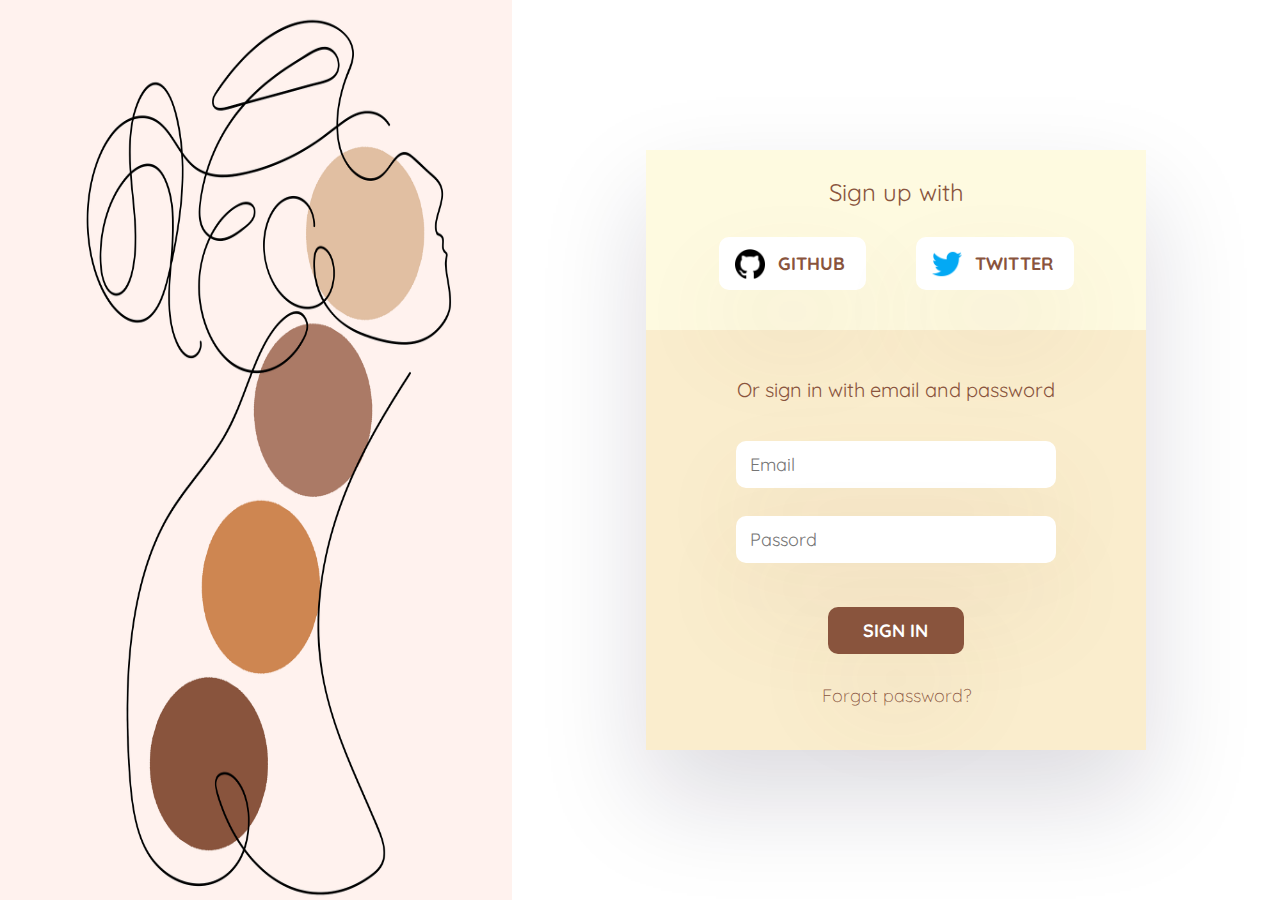
<file: LoginForm02/index.html>
<html lang="en">
<head>
	<meta charset="UTF-8">
	<meta name="viewport" content="width=device-width, initial-scale=1.0">
	<title>Login</title>
	<link rel="stylesheet" href="style.css">
</head>
<body>
	<section>
		<div class="left">
			<img src="left.png">
		</div>
		<div class="right">
			<div class="wrap">
				<div class="top">
				<p>Sign up with</p>
				<div class="button">
					<span><img src="github.png"><p>Github</p></span>
					<span><img src="twitter.png"><p>Twitter</p></span>
				</div>
			</div>
			<div class="bottom">
				<P>Or sign in with email and password</P>
				<input type="email" placeholder="Email">
				<input type="password" placeholder="Passord">
				<button>sign in</button>
				<a href="#">Forgot password?</a>
			</div>
			</div>
		</div>
	</section>
</body>
</html>
</file>
<file: LoginForm02/style.css>
@import url('https://fonts.googleapis.com/css2?family=Quicksand&family=Raleway:ital,wght@0,100;0,200;0,300;0,400;0,500;0,600;0,700;0,800;0,900;1,100;1,200;1,300;1,400;1,500;1,600;1,700;1,800;1,900&display=swap');

*{
	margin: 0;
	padding: 0;
	box-sizing: border-box;
	font-family: Quicksand, 'Raleway', sans-serif;
	scroll-behavior: smooth;
}

section{
	position: absolute;
	flex-direction: row;
	display: flex;
	width: 100%;
	height: 100vh;
}

.left{
	width: 40%;
	height: 100%;
}

.left img{
	width: 100%;
	height: 100%;
}

.right{
	width: 60%;
	height: 100%;
	display: flex;
	flex-direction: column;
	align-items: center;
}

.wrap{
	box-shadow: rgba(17, 12, 46, 0.15) 0px 48px 100px 0px;
	width: 500px;
	height: 600px;
	margin: auto;
}

.top{
	color: #89543D;
	width: 100%;
	height: 30%;
	display: flex;
	flex-direction: column;
	align-items: center;
	padding: 22px;
	background-color: #fefae0;
}

.top p{
	font-size: 24px;
	padding: 5px;
}

.top img{
	width:30px;
}

.button{
	display: flex;
	flex-direction: row;
	justify-content: space-around;
	align-items: center;
}

.button span{
	box-shadow: rgba(137,84,61, 0.09) 0px 48px 100px 0px;
	border-radius: 10px;
	margin: 25px;
	display: flex;
	flex-direction: row;
	gap: 8px;
	align-items: center;
	text-align: center;
	text-transform: uppercase;
	padding: 10px 16px;
	background-color: white;
	transition: 0.3s ease-in-out;
	cursor: pointer;
}


.button span p{
	font-size: 18px;
	font-weight: bold;
}

.top span{
	font-size: 22px;
	font-weight: 10;
}

.bottom{
	color: #89543D;
	background-color: #faedcd;
	width: 100%;
	height: 70%;
	display: flex;
	flex-direction: column;
	align-items: center;
	padding: 22px;
}

.bottom p{
	margin: 10px;
	font-size: 20px;
	padding: 15px;
}

.bottom input{
	width: 70%;
	font-size: 18px;
	padding: 12px 14px;
	margin: 14px;
	background-color: white;
	border: none;
	box-shadow: rgba(137,84,61, 0.09) 0px 48px 100px 0px;
	border-radius: 10px	;
}

.bottom input:active,
input:hover,
input:focus{
	outline: none;
}

.bottom input:hover{
	border: none;
	font-weight: bold;
}

.bottom button{
	margin: 30px;
	box-shadow: rgba(137,84,61, 0.09) 0px 48px 100px 0px;
	width: 30%;
	font-size: 18px;
	padding: 12px 14px;
	background-color: white;
	border: none;
	border-radius: 10px	;
	font-weight: bold;
	text-transform: uppercase;
	background-color: #89543D;
	color: white;
	cursor: pointer;
}

.bottom a{
	outline: none;
  text-decoration: none;
  color: #89543D;
  font-size: 18px;
  font-weight: 50;
}

.bottom a:hover{
	font-weight: bold;
}
</file>
